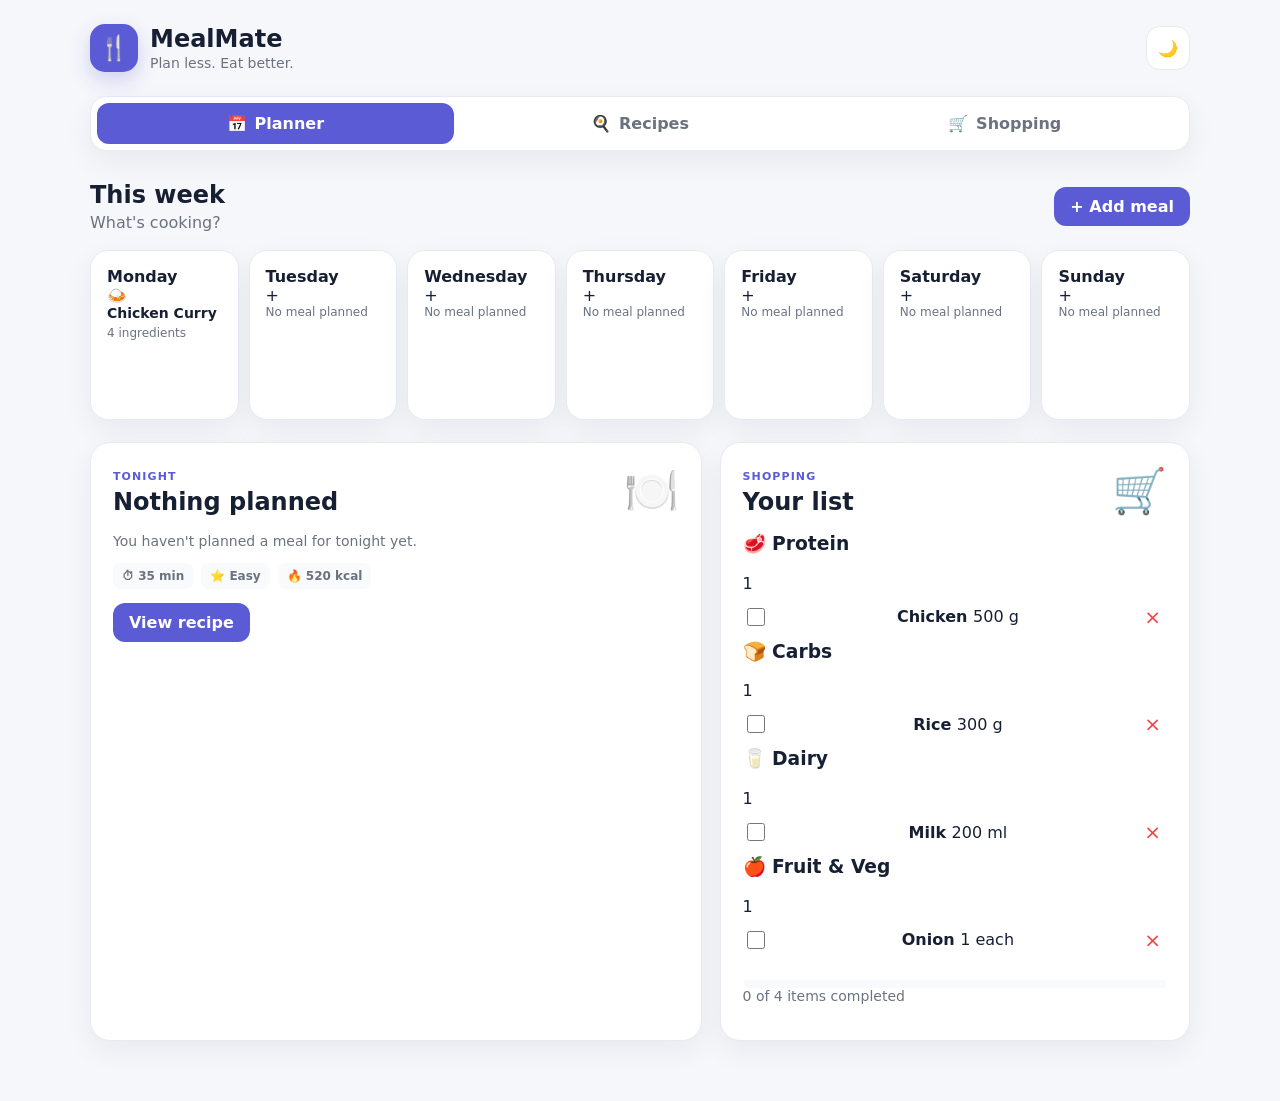
<file: index.html>
<!DOCTYPE html>
<html lang="en">
<head>
  <meta charset="UTF-8">
  <meta name="viewport" content="width=device-width, initial-scale=1.0">
  <meta name="theme-color" content="#0f172a">

  <title>MealMate</title>

  <link rel="stylesheet" href="css/style.css">
</head>

<body>

  <main class="app">

    <!-- Header -->
    <header class="app-header">
      <div>
        <div class="brand">
          <span class="brand-icon">🍴</span>

          <div>
            <h1>MealMate</h1>
            <p>Plan less. Eat better.</p>
          </div>
        </div>
      </div>

      <button
        class="theme-button"
        type="button"
        onclick="toggleTheme()"
        aria-label="Toggle dark mode"
      >
        🌙
      </button>
    </header>


    <!-- Navigation -->
    <nav class="navigation">

      <button class="nav-button active" data-section="planner">
        📅
        <span>Planner</span>
      </button>

      <button class="nav-button" data-section="recipes">
        🍳
        <span>Recipes</span>
      </button>

      <button class="nav-button" data-section="shopping">
        🛒
        <span>Shopping</span>
      </button>

    </nav>


    <!-- Planner -->
    <section id="planner" class="page-section">

      <div class="section-heading">
        <div>
          <h2>This week</h2>
          <p>What's cooking?</p>
        </div>

        <button
          class="primary-button"
          type="button"
          onclick="openMealModal()"
        >
          + Add meal
        </button>
      </div>


      <div class="week-grid">
        <!-- JS renders days -->
      </div>


      <!-- Tonight -->
      <div class="dashboard-grid">

        <article class="card tonight-card">

          <div class="card-title">
            <div>
              <span class="eyebrow">TONIGHT</span>
              <h2>Chicken Curry</h2>
            </div>

            <span class="big-food">🍛</span>
          </div>

          <p class="muted">
            A quick and comforting curry for tonight.
          </p>

          <div class="recipe-meta">
            <span>⏱ 35 min</span>
            <span>⭐ Easy</span>
            <span>🔥 520 kcal</span>
          </div>

          <button class="primary-button">
            View recipe
          </button>

        </article>


        <!-- Shopping preview -->
        <article class="card">

          <div class="card-title">

            <div>
              <span class="eyebrow">SHOPPING</span>
              <h2>Your list</h2>
            </div>

            <span class="big-food">🛒</span>

          </div>

          <div id="shopping-list"></div>

          <div class="progress-container">
            <div
              id="shopping-progress"
              class="progress-bar"
              style="width: 0%"
            ></div>
          </div>

          <p
            id="shopping-progress-text"
            class="muted"
          >
            0 of 0 items completed
          </p>

        </article>

      </div>

    </section>


    <!-- Recipes / Meals -->
    <section
      id="recipes"
      class="page-section hidden"
    >

      <div class="section-heading">

        <div>
          <h2>Recipe library</h2>
          <p>Find something delicious.</p>
        </div>

        <button
          class="primary-button"
          type="button"
          onclick="openMealModal()"
        >
          + New meal
        </button>

      </div>


      <div class="recipe-grid">
        <!-- JS renders meals -->
      </div>

    </section>


    <!-- Shopping -->
    <section
      id="shopping"
      class="page-section hidden"
    >

      <div class="section-heading">

        <div>
          <h2>Shopping list</h2>
          <p>Everything you need this week.</p>
        </div>

        <button
          class="primary-button"
          type="button"
          onclick="addShoppingItemPrompt()"
        >
          + Add item
        </button>

      </div>


      <div class="card shopping-card">

        <div id="shopping-list-full"></div>

        <div class="progress-container">
          <div
            id="shopping-progress-full"
            class="progress-bar"
            style="width: 0%"
          ></div>
        </div>

        <p
          id="shopping-progress-text-full"
          class="muted"
        >
          0 of 0 items completed
        </p>

      </div>

    </section>

  </main>


  <!-- =========================
       MEAL MODAL
       ========================= -->

  <div
    id="meal-modal"
    class="modal hidden"
    aria-hidden="true"
  >

    <div
      class="modal-backdrop"
      onclick="closeMealModal()"
    ></div>


    <div class="modal-content">

      <div class="modal-header">

        <div>
          <span class="eyebrow">NEW MEAL</span>
          <h2>Create a meal</h2>
        </div>

        <button
          type="button"
          class="modal-close"
          onclick="closeMealModal()"
          aria-label="Close"
        >
          ×
        </button>

      </div>


      <!-- Meal title -->
      <div class="form-group">

        <label for="meal-title">
          Meal title
        </label>

        <input
          id="meal-title"
          type="text"
          placeholder="e.g. Chicken Fajitas"
        >

      </div>


      <!-- Ingredients -->
      <div class="form-group">

        <label>
          Ingredients
        </label>

        <div id="ingredient-list"></div>


        <button
          type="button"
          class="secondary-button"
          onclick="addIngredientRow()"
        >
          + Add ingredient
        </button>

      </div>


      <!-- Day -->
      <div class="form-group">

        <label for="meal-day">
          Add to day
        </label>

        <select id="meal-day">

          <option value="Monday">
            Monday
          </option>

          <option value="Tuesday">
            Tuesday
          </option>

          <option value="Wednesday">
            Wednesday
          </option>

          <option value="Thursday">
            Thursday
          </option>

          <option value="Friday">
            Friday
          </option>

          <option value="Saturday">
            Saturday
          </option>

          <option value="Sunday">
            Sunday
          </option>

        </select>

      </div>


      <!-- Actions -->
      <div class="modal-actions">

        <button
          type="button"
          class="secondary-button"
          onclick="closeMealModal()"
        >
          Cancel
        </button>

        <button
          type="button"
          class="primary-button"
          onclick="saveNewMeal()"
        >
          Save meal
        </button>

      </div>

    </div>

  </div>


  <!-- =========================
       SHOPPING ITEM MODAL
       ========================= -->

  <div
    id="shopping-item-modal"
    class="modal hidden"
    aria-hidden="true"
  >

    <div
      class="modal-backdrop"
      onclick="closeShoppingItemModal()"
    ></div>


    <div class="modal-content">

      <div class="modal-header">

        <div>
          <span class="eyebrow">SHOPPING</span>
          <h2>Add shopping item</h2>
        </div>

        <button
          type="button"
          class="modal-close"
          onclick="closeShoppingItemModal()"
          aria-label="Close"
        >
          ×
        </button>

      </div>


      <!-- Item name -->
      <div class="form-group">

        <label for="shopping-item-name">
          Item
        </label>

        <input
          id="shopping-item-name"
          type="text"
          placeholder="e.g. Bananas"
        >

      </div>


      <!-- Quantity -->
      <div class="form-group">

        <label for="shopping-item-quantity">
          Quantity
        </label>

        <input
          id="shopping-item-quantity"
          type="number"
          min="0"
          step="any"
          placeholder="e.g. 6"
        >

      </div>


      <!-- Unit -->
      <div class="form-group">

        <label for="shopping-item-unit">
          Unit
        </label>

        <select id="shopping-item-unit">

          <option value="each">
            Each
          </option>

          <option value="g">
            Grams (g)
          </option>

          <option value="kg">
            Kilograms (kg)
          </option>

          <option value="ml">
            Millilitres (ml)
          </option>

          <option value="l">
            Litres (l)
          </option>

          <option value="pack">
            Pack
          </option>

          <option value="tin">
            Tin
          </option>

          <option value="bottle">
            Bottle
          </option>

        </select>

      </div>


      <!-- Food group -->
      <div class="form-group">

        <label for="shopping-item-group">
          Food group
        </label>

        <select id="shopping-item-group">

          <option value="protein">
            🥩 Protein
          </option>

          <option value="carbs">
            🍞 Carbs
          </option>

          <option value="dairy">
            🥛 Dairy
          </option>

          <option value="fruit-veg">
            🍎 Fruit & Veg
          </option>

          <option value="drinks">
            🥤 Drinks
          </option>

          <option value="snacks">
            🍿 Snacks
          </option>

        </select>

      </div>


      <!-- Actions -->
      <div class="modal-actions">

        <button
          type="button"
          class="secondary-button"
          onclick="closeShoppingItemModal()"
        >
          Cancel
        </button>

        <button
          type="button"
          class="primary-button"
          onclick="saveShoppingItem()"
        >
          Add item
        </button>

      </div>

    </div>

  </div>


  <script src="js/app.js"></script>

</body>
</html>
</file>
<file: css/style.css>
* {
  box-sizing: border-box;
}

:root {
  --bg: #f6f7fb;
  --surface: #ffffff;
  --surface-soft: #f8fafc;
  --text: #172033;
  --muted: #6b7280;
  --border: #e7eaf0;
  --primary: #5b5bd6;
  --primary-dark: #4545b5;
  --success: #22c55e;
  --danger: #ef4444;
  --shadow: 0 10px 30px rgba(15, 23, 42, 0.06);
  --radius: 20px;
}

body.dark {
  --bg: #0f172a;
  --surface: #1e293b;
  --surface-soft: #263449;
  --text: #f8fafc;
  --muted: #94a3b8;
  --border: #334155;
  --shadow: 0 10px 30px rgba(0, 0, 0, 0.25);
}

body {
  margin: 0;
  font-family:
    Inter,
    system-ui,
    -apple-system,
    BlinkMacSystemFont,
    "Segoe UI",
    sans-serif;

  background: var(--bg);
  color: var(--text);

  transition:
    background 0.25s ease,
    color 0.25s ease;
}

button,
input,
select {
  font: inherit;
}

button {
  cursor: pointer;
}

.app {
  width: min(1100px, calc(100% - 32px));
  margin: auto;
  padding: 24px 0 60px;
}


/* HEADER */

.app-header {
  display: flex;
  justify-content: space-between;
  align-items: center;
  margin-bottom: 24px;
}

.brand {
  display: flex;
  align-items: center;
  gap: 12px;
}

.brand-icon {
  width: 48px;
  height: 48px;

  display: grid;
  place-items: center;

  border-radius: 15px;

  background: var(--primary);
  color: white;

  font-size: 24px;

  box-shadow: 0 8px 20px rgba(91, 91, 214, 0.25);
}

h1,
h2,
h3,
p {
  margin-top: 0;
}

h1 {
  margin-bottom: 2px;
  font-size: 24px;
}

.brand p {
  margin: 0;
  color: var(--muted);
  font-size: 14px;
}


/* THEME BUTTON */

.theme-button {
  width: 44px;
  height: 44px;

  border: 1px solid var(--border);
  border-radius: 14px;

  background: var(--surface);
  color: var(--text);

  transition: transform 0.2s ease;
}

.theme-button:hover {
  transform: translateY(-2px);
}


/* NAVIGATION */

.navigation {
  display: flex;
  gap: 8px;

  background: var(--surface);
  border: 1px solid var(--border);

  padding: 6px;
  margin-bottom: 30px;

  border-radius: 16px;

  box-shadow: var(--shadow);
}

.nav-button {
  flex: 1;

  display: flex;
  justify-content: center;
  align-items: center;
  gap: 8px;

  padding: 11px 16px;

  border: 0;
  border-radius: 12px;

  background: transparent;
  color: var(--muted);

  font-weight: 600;

  transition: 0.2s ease;
}

.nav-button:hover {
  background: var(--surface-soft);
}

.nav-button.active {
  background: var(--primary);
  color: white;
}


/* SECTIONS */

.page-section {
  animation: fadeIn 0.25s ease;
}

.hidden {
  display: none;
}

.section-heading {
  display: flex;
  justify-content: space-between;
  align-items: center;

  margin-bottom: 18px;
}

.section-heading h2 {
  margin-bottom: 4px;
  font-size: 24px;
}

.section-heading p {
  margin: 0;
  color: var(--muted);
}


/* BUTTONS */

.primary-button {
  border: 0;

  background: var(--primary);
  color: white;

  padding: 10px 16px;

  border-radius: 12px;

  font-weight: 700;

  transition:
    background 0.2s ease,
    transform 0.2s ease;
}

.primary-button:hover {
  background: var(--primary-dark);
  transform: translateY(-1px);
}


/* WEEK */

.week-grid {
  display: grid;
  grid-template-columns: repeat(7, 1fr);
  gap: 10px;

  margin-bottom: 22px;
}

.day-card {
  min-height: 170px;

  padding: 16px;

  background: var(--surface);

  border: 1px solid var(--border);
  border-radius: 18px;

  box-shadow: var(--shadow);

  transition:
    transform 0.2s ease,
    box-shadow 0.2s ease;
}

.day-card:hover {
  transform: translateY(-3px);
  box-shadow: 0 14px 35px rgba(15, 23, 42, 0.1);
}

.day-name {
  font-size: 11px;
  font-weight: 800;
  letter-spacing: 0.08em;
  color: var(--muted);
}

.meal-icon {
  margin: 20px 0 8px;

  font-size: 32px;
}

.day-card h3 {
  margin-bottom: 5px;
  font-size: 14px;
}

.day-card p {
  margin: 0;
  color: var(--muted);
  font-size: 12px;
}


/* GRID */

.dashboard-grid {
  display: grid;
  grid-template-columns: 1.3fr 1fr;
  gap: 18px;
}

.card {
  background: var(--surface);

  border: 1px solid var(--border);
  border-radius: var(--radius);

  padding: 22px;

  box-shadow: var(--shadow);
}

.card-title {
  display: flex;
  justify-content: space-between;
  align-items: flex-start;

  margin-bottom: 16px;
}

.card-title h2 {
  margin: 4px 0 0;
}

.eyebrow {
  font-size: 11px;
  font-weight: 800;
  letter-spacing: 0.1em;
  color: var(--primary);
}

.big-food {
  font-size: 44px;
}

.muted {
  color: var(--muted);
  font-size: 14px;
}


/* RECIPE META */

.recipe-meta {
  display: flex;
  flex-wrap: wrap;
  gap: 8px;

  margin: 14px 0;
}

.recipe-meta span {
  padding: 6px 9px;

  border-radius: 8px;

  background: var(--surface-soft);

  color: var(--muted);

  font-size: 12px;
  font-weight: 600;
}


/* SHOPPING */

.shopping-item {
  display: flex;
  justify-content: space-between;
  align-items: center;

  padding: 11px 0;

  border-bottom: 1px solid var(--border);
}

.shopping-item:last-child {
  border-bottom: 0;
}

.shopping-item label {
  display: flex;
  align-items: center;
  gap: 10px;
}

.shopping-item input {
  width: 18px;
  height: 18px;
  accent-color: var(--primary);
}

.shopping-item button {
  border: 0;

  background: transparent;

  color: var(--danger);

  font-size: 20px;
}

.completed {
  text-decoration: line-through;
  color: var(--muted);
}

.progress-container {
  height: 8px;

  margin-top: 16px;

  overflow: hidden;

  background: var(--surface-soft);

  border-radius: 999px;
}

.progress-bar {
  height: 100%;

  background: var(--success);

  border-radius: 999px;

  transition: width 0.3s ease;
}


/* RECIPES */

.recipe-grid {
  display: grid;
  grid-template-columns: repeat(2, 1fr);
  gap: 18px;
}

.recipe-card {
  overflow: hidden;

  background: var(--surface);

  border: 1px solid var(--border);
  border-radius: var(--radius);

  box-shadow: var(--shadow);

  transition:
    transform 0.2s ease,
    box-shadow 0.2s ease;
}

.recipe-card:hover {
  transform: translateY(-3px);
}

.recipe-image {
  min-height: 150px;

  display: grid;
  place-items: center;

  background: var(--surface-soft);

  font-size: 64px;
}

.recipe-content {
  padding: 18px;
}

.recipe-content h3 {
  margin-bottom: 6px;
}

.recipe-content p {
  color: var(--muted);
  font-size: 14px;
}


/* ANIMATION */

@keyframes fadeIn {
  from {
    opacity: 0;
    transform: translateY(5px);
  }

  to {
    opacity: 1;
    transform: translateY(0);
  }
}


/* MOBILE */

@media (max-width: 850px) {

  .week-grid {
    display: flex;
    overflow-x: auto;

    padding-bottom: 8px;
  }

  .day-card {
    min-width: 140px;
  }

  .dashboard-grid {
    grid-template-columns: 1fr;
  }

}


@media (max-width: 600px) {

  .app {
    width: min(100% - 20px, 1100px);
    padding-top: 16px;
  }

  .app-header {
    margin-bottom: 18px;
  }

  .navigation {
    position: sticky;
    top: 10px;

    z-index: 10;

    margin-bottom: 22px;
  }

  .nav-button {
    padding: 10px 6px;
    font-size: 12px;
  }

  .nav-button span {
    display: none;
  }

  .section-heading {
    align-items: flex-start;
    gap: 12px;
  }

  .section-heading h2 {
    font-size: 21px;
  }

  .recipe-grid {
    grid-template-columns: 1fr;
  }

  .card {
    padding: 18px;
  }
}

/* =========================
   MEAL MODAL
   ========================= */

.modal {
  position: fixed;
  inset: 0;

  z-index: 100;

  display: grid;
  place-items: center;

  padding: 20px;
}

.modal.hidden {
  display: none;
}

.modal-backdrop {
  position: absolute;
  inset: 0;

  background: rgba(15, 23, 42, 0.55);

  backdrop-filter: blur(4px);
}

.modal-content {
  position: relative;

  width: min(560px, 100%);
  max-height: 90vh;

  overflow-y: auto;

  background: var(--surface);

  border: 1px solid var(--border);
  border-radius: 24px;

  padding: 24px;

  box-shadow:
    0 25px 70px rgba(15, 23, 42, 0.25);

  animation: modalIn 0.2s ease;
}

.modal-header {
  display: flex;
  justify-content: space-between;
  align-items: flex-start;

  margin-bottom: 24px;
}

.modal-header h2 {
  margin: 5px 0 0;
}

.modal-close {
  width: 38px;
  height: 38px;

  border: 0;
  border-radius: 12px;

  background: var(--surface-soft);
  color: var(--text);

  font-size: 24px;

  cursor: pointer;
}

.modal-close:hover {
  background: var(--border);
}


/* FORM */

.form-group {
  margin-bottom: 20px;
}

.form-group > label {
  display: block;

  margin-bottom: 8px;

  font-size: 13px;
  font-weight: 700;
}

.form-group input,
.form-group select {
  width: 100%;

  padding: 12px 14px;

  border: 1px solid var(--border);
  border-radius: 12px;

  background: var(--surface-soft);
  color: var(--text);

  outline: none;

  transition:
    border-color 0.2s ease,
    box-shadow 0.2s ease;
}

.form-group input:focus,
.form-group select:focus {
  border-color: var(--primary);

  box-shadow:
    0 0 0 3px rgba(91, 91, 214, 0.12);
}


/* INGREDIENTS */

#ingredient-list {
  display: flex;
  flex-direction: column;

  gap: 10px;

  margin-bottom: 10px;
}

.ingredient-row {
  display: grid;

  grid-template-columns:
    minmax(0, 1fr)
    90px
    100px
    40px;

  gap: 8px;

  align-items: center;
}

.ingredient-row input {
  min-width: 0;
}

.remove-ingredient {
  width: 40px;
  height: 40px;

  border: 0;
  border-radius: 10px;

  background: transparent;

  color: var(--danger);

  font-size: 20px;
}

.remove-ingredient:hover {
  background: var(--surface-soft);
}


/* SECONDARY BUTTON */

.secondary-button {
  border: 1px solid var(--border);

  background: var(--surface-soft);
  color: var(--text);

  padding: 10px 14px;

  border-radius: 12px;

  font-weight: 600;

  transition:
    background 0.2s ease,
    transform 0.2s ease;
}

.secondary-button:hover {
  background: var(--border);

  transform: translateY(-1px);
}


/* MODAL ACTIONS */

.modal-actions {
  display: flex;
  justify-content: flex-end;

  gap: 10px;

  padding-top: 6px;
}


/* ANIMATION */

@keyframes modalIn {

  from {
    opacity: 0;
    transform: translateY(12px) scale(0.98);
  }

  to {
    opacity: 1;
    transform: translateY(0) scale(1);
  }

}


/* MOBILE MODAL */

@media (max-width: 600px) {

  .modal {
    padding: 10px;
  }

  .modal-content {
    padding: 20px;

    max-height: 94vh;

    border-radius: 20px;
  }

  .ingredient-row {
    grid-template-columns:
      1fr
      80px
      90px
      40px;
  }

  .day-card {
  cursor: pointer;
}

.day-card:focus {
  outline: 3px solid rgba(91, 91, 214, 0.25);
  outline-offset: 2px;
}

.empty-day {
  border-style: dashed;
}

.empty-day:hover {
  border-color: var(--primary);
}

/* =========================
   SHOPPING GROUPS
   ========================= */

.shopping-group {
  margin-bottom: 24px;
}

.shopping-group:last-child {
  margin-bottom: 0;
}


.shopping-group-header {
  display: flex;
  align-items: center;
  justify-content: space-between;

  margin-bottom: 10px;
  padding-bottom: 10px;

  border-bottom: 1px solid var(--border);
}


.shopping-group-header h3 {
  display: flex;
  align-items: center;

  gap: 8px;

  margin: 0;

  font-size: 16px;
  font-weight: 750;
}


.shopping-group-header > span {
  display: inline-flex;
  align-items: center;
  justify-content: center;

  min-width: 28px;
  height: 28px;

  padding: 0 8px;

  border-radius: 999px;

  background: var(--surface-soft);

  color: var(--muted);

  font-size: 12px;
  font-weight: 700;
}


.shopping-group-items {
  display: flex;
  flex-direction: column;

  gap: 8px;
}


/* Individual shopping item */

.shopping-item {
  display: flex;
  align-items: center;

  gap: 12px;

  padding: 12px 14px;

  border: 1px solid var(--border);
  border-radius: 14px;

  background: var(--surface);

  transition:
    background 0.2s ease,
    opacity 0.2s ease,
    transform 0.2s ease;
}


.shopping-item:hover {
  background: var(--surface-soft);

  transform: translateY(-1px);
}


/* Checkbox */

.shopping-checkbox {
  position: relative;

  display: flex;
  align-items: center;
  justify-content: center;

  flex-shrink: 0;

  width: 22px;
  height: 22px;

  cursor: pointer;
}


.shopping-checkbox input {
  position: absolute;

  opacity: 0;

  width: 0;
  height: 0;
}


.shopping-checkbox span {
  width: 22px;
  height: 22px;

  border: 2px solid var(--border);

  border-radius: 7px;

  background: var(--surface);

  transition:
    background 0.2s ease,
    border-color 0.2s ease;
}


.shopping-checkbox input:checked + span {
  background: var(--primary);

  border-color: var(--primary);
}


.shopping-checkbox input:checked + span::after {
  content: "✓";

  display: flex;
  align-items: center;
  justify-content: center;

  height: 100%;

  color: white;

  font-size: 13px;
  font-weight: 800;
}


/* Item content */

.shopping-item-content {
  display: flex;
  align-items: center;
  justify-content: space-between;

  gap: 16px;

  min-width: 0;

  flex: 1;
}


.shopping-item-content strong {
  overflow: hidden;

  text-overflow: ellipsis;
  white-space: nowrap;

  font-size: 14px;
}


.shopping-item-content > span {
  flex-shrink: 0;

  color: var(--muted);

  font-size: 13px;
}


/* Completed items */

.shopping-item.completed {
  opacity: 0.55;
}


.shopping-item.completed
.shopping-item-content strong {
  text-decoration: line-through;
}


/* Delete manual shopping item */

.delete-shopping-item {
  display: flex;
  align-items: center;
  justify-content: center;

  flex-shrink: 0;

  width: 30px;
  height: 30px;

  border: 0;
  border-radius: 8px;

  background: transparent;

  color: var(--danger);

  font-size: 18px;

  cursor: pointer;
}


.delete-shopping-item:hover {
  background: var(--surface-soft);
}


/* Empty shopping list */

.empty-shopping {
  padding: 24px;

  text-align: center;

  color: var(--muted);
}


/* Mobile */

@media (max-width: 600px) {

  .shopping-item {
    padding: 11px 12px;
  }


  .shopping-item-content {
    align-items: flex-start;

    flex-direction: column;

    gap: 3px;
  }


  .shopping-item-content strong {
    white-space: normal;
  }


  .shopping-group-header h3 {
    font-size: 15px;
  }

}

}
</file>
